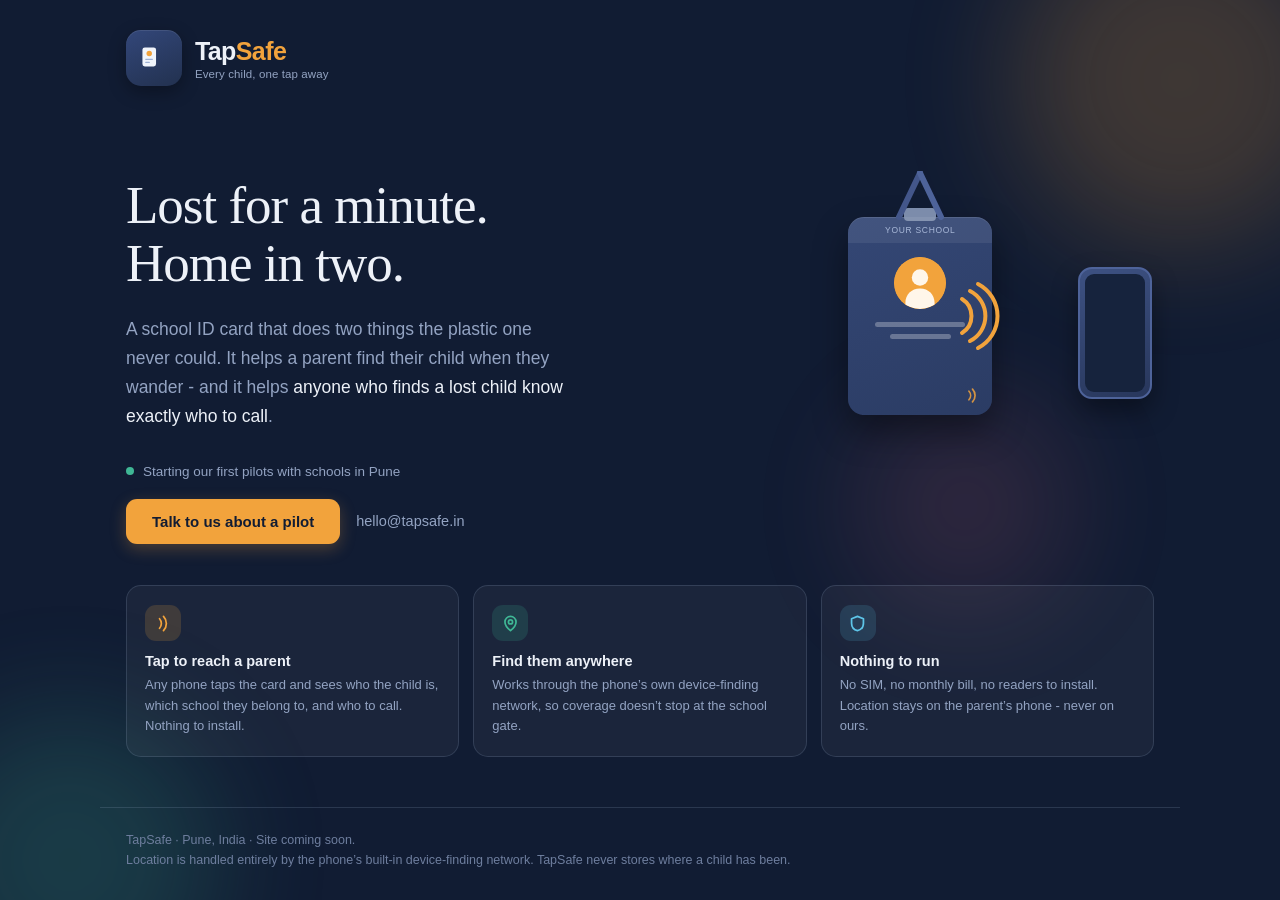
<file: index.html>
<!DOCTYPE html>
<html lang="en">
<head>
<meta charset="utf-8">
<meta name="viewport" content="width=device-width, initial-scale=1">
<title>TapSafe - Every child, one tap away</title>
<meta name="description" content="A school ID card that helps parents find their child, and helps anyone who finds a lost child get them home. Launching with pilot schools in Pune.">
<meta property="og:title" content="TapSafe - Every child, one tap away">
<meta property="og:description" content="A school ID card that helps parents find their child, and helps anyone who finds a lost child get them home.">
<style>
:root{
  --ink:#111C33;
  --face:#2B3C64;
  --face-2:#344775;
  --mari:#F2A33C;
  --mari-lt:#F7C077;
  --mint:#3FB795;
  --coral:#F2748C;
  --sky:#5EC5E8;
  --text:#EDF1F8;
  --dim:#93A3C2;
  --line:rgba(147,163,194,.2);
}
*{box-sizing:border-box}
html,body{height:100%}
body{
  margin:0;background:var(--ink);color:var(--text);
  font-family:-apple-system,BlinkMacSystemFont,"Segoe UI",Roboto,Helvetica,Arial,sans-serif;
  -webkit-font-smoothing:antialiased;overflow-x:hidden;
  display:flex;flex-direction:column;min-height:100%;position:relative;
}
a{color:inherit}

/* ---------- drifting background blobs ---------- */
.blobs{position:fixed;inset:0;pointer-events:none;z-index:0;overflow:hidden}
.blob{position:absolute;border-radius:50%;filter:blur(58px);opacity:.2}
.b1{width:340px;height:340px;background:var(--mari);top:-90px;right:-70px;animation:drift1 19s ease-in-out infinite}
.b2{width:300px;height:300px;background:var(--mint);bottom:-110px;left:-80px;animation:drift2 23s ease-in-out infinite}
.b3{width:220px;height:220px;background:var(--coral);top:44%;right:16%;opacity:.13;animation:drift3 27s ease-in-out infinite}
@keyframes drift1{0%,100%{transform:translate(0,0)}50%{transform:translate(-42px,46px)}}
@keyframes drift2{0%,100%{transform:translate(0,0)}50%{transform:translate(52px,-38px)}}
@keyframes drift3{0%,100%{transform:translate(0,0) scale(1)}50%{transform:translate(-34px,-30px) scale(1.14)}}

.shell{position:relative;z-index:1;flex:1;width:100%;max-width:1080px;margin:0 auto;
  padding:30px 26px 44px;display:flex;flex-direction:column}

/* ---------- header lockup with tappable app icon ---------- */
.lockup{display:flex;align-items:center;gap:13px}
.appicon{
  width:56px;height:56px;flex:0 0 56px;border-radius:15px;
  background:linear-gradient(155deg,#33477A,#22314F);
  display:flex;align-items:center;justify-content:center;
  box-shadow:0 6px 18px rgba(0,0,0,.32), inset 0 1px 0 rgba(255,255,255,.09);
  cursor:pointer;border:none;padding:0;position:relative;
  animation:iconTap 4.4s ease-in-out infinite;
}
.appicon:active{transform:scale(.9)}
.appicon svg{width:34px;height:34px}
@keyframes iconTap{
  0%,72%,100%{transform:scale(1)}
  78%{transform:scale(.9)}
  84%{transform:scale(1.06)}
  90%{transform:scale(1)}
}
.icon-halo{
  position:absolute;inset:0;border-radius:15px;border:2px solid var(--mari);
  opacity:0;animation:halo 4.4s ease-out infinite;pointer-events:none;
}
@keyframes halo{
  0%,74%{opacity:0;transform:scale(1)}
  80%{opacity:.75;transform:scale(1.02)}
  100%{opacity:0;transform:scale(1.42)}
}
.ic-w{opacity:0;animation:icw 4.4s ease-out infinite}
.ic-w2{animation-delay:.09s}
.ic-w3{animation-delay:.18s}
@keyframes icw{0%,76%{opacity:0}82%{opacity:1}94%{opacity:1}100%{opacity:.35}}

.word{font-size:25px;font-weight:600;letter-spacing:-.6px}
.word .b{color:var(--mari)}
.word small{display:block;font-size:11.5px;font-weight:400;color:var(--dim);letter-spacing:.1px;margin-top:2px}

/* ---------- hero ---------- */
.hero{display:grid;grid-template-columns:1.05fr .95fr;gap:44px;align-items:center;
  padding:40px 0 30px;margin-top:auto}
h1{font-family:Georgia,"Times New Roman",serif;font-weight:400;
  font-size:clamp(33px,5.2vw,53px);line-height:1.09;letter-spacing:-1px;
  margin:0 0 22px;max-width:14ch}
.lede{font-size:clamp(15.5px,1.9vw,17.5px);line-height:1.66;color:var(--dim);
  max-width:46ch;margin:0 0 30px}
.lede strong{color:var(--text);font-weight:500}

.reveal{opacity:0;transform:translateY(16px);animation:rise .75s cubic-bezier(.2,.8,.3,1) forwards}
.d1{animation-delay:.05s}.d2{animation-delay:.18s}.d3{animation-delay:.31s}
.d4{animation-delay:.44s}.d5{animation-delay:.57s}
@keyframes rise{to{opacity:1;transform:translateY(0)}}

/* ---------- animated scene ---------- */
.scene{position:relative;height:378px;display:flex;align-items:center;justify-content:center}
.cord{position:absolute;top:0;left:50%;transform:translateX(-50%);z-index:1}

.hang{position:absolute;top:46px;left:50%;margin-left:-72px;transform-origin:50% -46px;
  animation:swing 5.2s ease-in-out infinite}
@keyframes swing{0%,100%{transform:rotate(-2.6deg)}50%{transform:rotate(2.6deg)}}

.idcard{width:144px;height:198px;border-radius:16px;
  background:linear-gradient(158deg,var(--face-2),var(--face));
  box-shadow:0 16px 34px rgba(0,0,0,.4), inset 0 1px 0 rgba(255,255,255,.1);
  padding:34px 13px 15px;position:relative}
.clip{position:absolute;top:-9px;left:50%;margin-left:-16px;width:32px;height:13px;
  border-radius:4px;background:#7C8CAB}
.schoolbar{position:absolute;top:0;left:0;right:0;height:26px;
  border-radius:16px 16px 0 0;background:rgba(255,255,255,.07);
  font-size:8.5px;letter-spacing:.7px;color:#A8B8D8;
  display:flex;align-items:center;justify-content:center}
.face{width:52px;height:52px;border-radius:50%;background:var(--mari);
  margin:6px auto 13px;overflow:hidden;display:flex;align-items:center;justify-content:center}
.ln{height:5px;border-radius:3px;background:rgba(255,255,255,.28);margin:0 auto 7px}
.ln.a{width:76%}.ln.b{width:52%}
.nfc{position:absolute;bottom:11px;right:11px;opacity:.85}

.rip{position:absolute;top:50%;right:-8px;margin-top:-35px;transform-origin:0 50%}
.rip path{fill:none;stroke:var(--mari);stroke-width:4;stroke-linecap:round}
.r1{animation:rp1 5.6s ease-out infinite}
.r2{animation:rp2 5.6s ease-out infinite}
.r3{animation:rp3 5.6s ease-out infinite}
@keyframes rp1{0%,20%{opacity:0;transform:scale(.5)}27%{opacity:1;transform:scale(1)}46%{opacity:0;transform:scale(1.3)}100%{opacity:0}}
@keyframes rp2{0%,23%{opacity:0;transform:scale(.5)}30%{opacity:.85;transform:scale(1)}50%{opacity:0;transform:scale(1.3)}100%{opacity:0}}
@keyframes rp3{0%,26%{opacity:0;transform:scale(.5)}33%{opacity:.6;transform:scale(1)}54%{opacity:0;transform:scale(1.3)}100%{opacity:0}}

.phone{position:absolute;right:2px;top:96px;width:74px;height:132px;border-radius:14px;
  background:linear-gradient(160deg,#3D5182,#28375C);border:2px solid #4E639A;
  box-shadow:0 12px 26px rgba(0,0,0,.38);z-index:3;
  animation:tapIn 5.6s cubic-bezier(.3,.7,.3,1) infinite}
@keyframes tapIn{
  0%{transform:translate(84px,10px) rotate(9deg);opacity:0}
  12%{opacity:1}
  22%{transform:translate(6px,0) rotate(0deg);opacity:1}
  28%{transform:translate(0,0) rotate(-1deg)}
  34%{transform:translate(12px,0) rotate(0deg)}
  66%{transform:translate(12px,0) rotate(0deg);opacity:1}
  84%{transform:translate(84px,10px) rotate(9deg);opacity:0}
  100%{transform:translate(84px,10px) rotate(9deg);opacity:0}
}
.screen{position:absolute;inset:5px;border-radius:9px;background:#16233D;overflow:hidden}

.pop{position:absolute;inset:0;padding:7px 6px;opacity:0;
  animation:popIn 5.6s cubic-bezier(.2,1.3,.4,1) infinite}
@keyframes popIn{
  0%,28%{opacity:0;transform:translateY(9px) scale(.94)}
  36%{opacity:1;transform:translateY(0) scale(1)}
  64%{opacity:1;transform:translateY(0) scale(1)}
  74%{opacity:0;transform:translateY(-5px) scale(.97)}
  100%{opacity:0}
}
.pop .top{background:var(--mint);border-radius:6px;padding:5px 6px;margin-bottom:6px}
.pop .top b{display:block;font-size:9px;line-height:1.25}
.pop .top i{display:block;font-size:6px;font-style:normal;opacity:.92;margin-top:1px}
.pop .btn{background:var(--mint);border-radius:5px;height:13px;margin-bottom:4px;
  display:flex;align-items:center;padding-left:5px;font-size:6.5px;color:#fff}
.pop .btn.g{background:rgba(255,255,255,.13);color:#B9C7E2}
.pop .mini{background:rgba(255,255,255,.08);border-radius:5px;height:20px;margin-top:5px}

.spark{position:absolute;border-radius:50%;opacity:0;z-index:4}
.s1{width:7px;height:7px;background:var(--mari);top:118px;right:88px;animation:sp 5.6s ease-out infinite}
.s2{width:5px;height:5px;background:var(--mint);top:170px;right:80px;animation:sp 5.6s ease-out infinite .1s}
.s3{width:6px;height:6px;background:var(--coral);top:206px;right:96px;animation:sp 5.6s ease-out infinite .05s}
.s4{width:4px;height:4px;background:var(--sky);top:146px;right:72px;animation:sp 5.6s ease-out infinite .15s}
@keyframes sp{0%,24%{opacity:0;transform:scale(.3)}30%{opacity:1;transform:scale(1.25)}42%{opacity:0;transform:scale(.5) translateY(-12px)}100%{opacity:0}}

/* ---------- three points ---------- */
.points{display:grid;grid-template-columns:repeat(3,1fr);gap:14px;margin:6px 0 6px}
.pt{background:rgba(255,255,255,.045);border:1px solid var(--line);border-radius:15px;
  padding:19px 18px;transition:transform .28s cubic-bezier(.2,.9,.3,1),background .28s}
.pt:hover{transform:translateY(-5px);background:rgba(255,255,255,.075)}
.pt .ico{width:36px;height:36px;border-radius:11px;display:flex;align-items:center;
  justify-content:center;margin-bottom:12px}
.pt:nth-child(1) .ico{background:rgba(242,163,60,.17)}
.pt:nth-child(2) .ico{background:rgba(63,183,149,.17)}
.pt:nth-child(3) .ico{background:rgba(94,197,232,.15)}
.pt h2{font-size:14.5px;font-weight:600;margin:0 0 6px}
.pt p{font-size:13px;line-height:1.58;color:var(--dim);margin:0}

/* ---------- status + cta ---------- */
.status{display:inline-flex;align-items:center;gap:9px;font-size:13.5px;color:var(--dim);margin-bottom:20px}
.dot{width:8px;height:8px;border-radius:50%;background:var(--mint);flex:0 0 8px;
  animation:pulse 2.2s ease-in-out infinite}
@keyframes pulse{0%,100%{box-shadow:0 0 0 0 rgba(63,183,149,.5)}70%{box-shadow:0 0 0 9px rgba(63,183,149,0)}}
.actions{display:flex;flex-wrap:wrap;gap:12px;align-items:center}
.cta{display:inline-block;background:var(--mari);color:#111C33;text-decoration:none;
  font-size:15px;font-weight:600;padding:14px 26px;border-radius:11px;
  transition:transform .2s cubic-bezier(.2,1.4,.4,1),box-shadow .2s,background .2s;
  box-shadow:0 5px 16px rgba(242,163,60,.26)}
.cta:hover{transform:translateY(-2px);box-shadow:0 9px 22px rgba(242,163,60,.34);background:var(--mari-lt)}
.cta:active{transform:scale(.96)}
.alt{font-size:14.5px;color:var(--dim);text-decoration:none;padding:13px 4px;
  border-bottom:1px solid transparent;transition:color .2s,border-color .2s}
.alt:hover{color:var(--text);border-bottom-color:var(--line)}

footer{position:relative;z-index:1;border-top:1px solid var(--line);
  padding:22px 26px 30px;max-width:1080px;margin:0 auto;width:100%;
  font-size:12.5px;color:#6E7E9E;line-height:1.6}

@media (max-width:820px){
  .hero{grid-template-columns:1fr;gap:4px;padding:20px 0 22px;margin-top:20px}
  .scene{order:-1;height:330px;transform:scale(.9)}
  h1{max-width:100%}
  .points{grid-template-columns:1fr;gap:11px}
  .shell{padding:24px 20px 34px}
  footer{padding:20px 20px 28px}
}
@media (prefers-reduced-motion:reduce){
  *{animation:none!important;transition:none!important}
  .reveal{opacity:1;transform:none}
  .pop,.phone,.rip{opacity:1}
  .phone{transform:translate(12px,0)}
  .spark{opacity:.85}
}
</style>
</head>
<body>

<div class="blobs"><div class="blob b1"></div><div class="blob b2"></div><div class="blob b3"></div></div>

<div class="shell">

  <div class="lockup reveal d1">
    <button class="appicon" aria-label="TapSafe">
      <span class="icon-halo"></span>
      <svg viewBox="0 0 100 100" aria-hidden="true">
        <rect x="16" y="19" width="40" height="56" rx="7" fill="#F0F4FB"/>
        <circle cx="36" cy="37" r="8" fill="#F2A33C"/>
        <rect x="24" y="52" width="23" height="4" rx="2" fill="#9DB0D4"/>
        <rect x="24" y="61" width="14" height="4" rx="2" fill="#9DB0D4"/>
        <g fill="none" stroke="#F2A33C" stroke-width="4.6" stroke-linecap="round">
          <path class="ic-w" d="M64 38 A12 12 0 0 1 64 56"/>
          <path class="ic-w ic-w2" d="M68 33 A18 18 0 0 1 68 61"/>
          <path class="ic-w ic-w3" d="M72 28 A24 24 0 0 1 72 66"/>
        </g>
      </svg>
    </button>
    <div class="word">Tap<span class="b">Safe</span><small>Every child, one tap away</small></div>
  </div>

  <div class="hero">
    <div>
      <h1 class="reveal d2">Lost for a minute. Home in&nbsp;two.</h1>
      <p class="lede reveal d3">
        A school ID card that does two things the plastic one never could. It helps a parent
        find their child when they wander - and it helps
        <strong>anyone who finds a lost child know exactly who to call</strong>.
      </p>
      <div class="status reveal d4"><span class="dot"></span>Starting our first pilots with schools in Pune</div>
      <div class="actions reveal d4">
        <a class="cta" href="mailto:hello@tapsafe.in?subject=TapSafe%20pilot%20enquiry">Talk to us about a pilot</a>
        <a class="alt" href="mailto:hello@tapsafe.in">hello@tapsafe.in</a>
      </div>
    </div>

    <div class="scene reveal d3" aria-hidden="true">
      <svg class="cord" width="150" height="58" viewBox="0 0 150 58">
        <path d="M75 2 L54 46" stroke="#43568A" stroke-width="6" stroke-linecap="round"/>
        <path d="M75 2 L96 46" stroke="#4E639A" stroke-width="6" stroke-linecap="round"/>
      </svg>

      <div class="hang">
        <div class="idcard">
          <div class="clip"></div>
          <div class="schoolbar">YOUR SCHOOL</div>
          <div class="face">
            <svg width="52" height="52" viewBox="0 0 52 52">
              <defs><clipPath id="fc"><circle cx="26" cy="26" r="26"/></clipPath></defs>
              <g clip-path="url(#fc)">
                <circle cx="26" cy="26" r="26" fill="#F2A33C"/>
                <circle cx="26" cy="20.5" r="8.2" fill="#FFF6EA"/>
                <path d="M26 31.5c-8.6 0-14.6 6.2-14.6 14.4V52h29.2v-6.1c0-8.2-6-14.4-14.6-14.4z" fill="#FFF6EA"/>
              </g>
            </svg>
          </div>
          <div class="ln a"></div>
          <div class="ln b"></div>
          <svg class="nfc" width="17" height="17" viewBox="0 0 24 24" fill="none" stroke="#F2A33C" stroke-width="2.4" stroke-linecap="round">
            <path d="M7 6 A9 9 0 0 1 7 18"/><path d="M12 3 A13 13 0 0 1 12 21"/>
          </svg>
        </div>

        <svg class="rip r1" width="44" height="70" viewBox="0 0 44 70"><path d="M6 18 A20 20 0 0 1 6 52"/></svg>
        <svg class="rip r2" width="44" height="70" viewBox="0 0 44 70"><path d="M14 10 A28 28 0 0 1 14 60"/></svg>
        <svg class="rip r3" width="44" height="70" viewBox="0 0 44 70"><path d="M22 3 A36 36 0 0 1 22 67"/></svg>
      </div>

      <span class="spark s1"></span><span class="spark s2"></span>
      <span class="spark s3"></span><span class="spark s4"></span>

      <div class="phone">
        <div class="screen">
          <div class="pop">
            <div class="top"><b>Aarav S.</b><i>Nursery B &middot; Little Scholars</i></div>
            <div class="btn">Call Priya</div>
            <div class="btn">Call Rohan</div>
            <div class="btn g">School office</div>
            <div class="mini"></div>
          </div>
        </div>
      </div>
    </div>
  </div>

  <div class="points">
    <div class="pt reveal d3">
      <div class="ico">
        <svg width="19" height="19" viewBox="0 0 24 24" fill="none" stroke="#F2A33C" stroke-width="2.2" stroke-linecap="round">
          <path d="M7 6 A9 9 0 0 1 7 18"/><path d="M12 3 A13 13 0 0 1 12 21"/>
        </svg>
      </div>
      <h2>Tap to reach a parent</h2>
      <p>Any phone taps the card and sees who the child is, which school they belong to, and who to call. Nothing to install.</p>
    </div>
    <div class="pt reveal d4">
      <div class="ico">
        <svg width="19" height="19" viewBox="0 0 24 24" fill="none" stroke="#3FB795" stroke-width="2.2" stroke-linecap="round" stroke-linejoin="round">
          <path d="M12 21s7-5.7 7-11a7 7 0 1 0-14 0c0 5.3 7 11 7 11z"/><circle cx="12" cy="10" r="2.6"/>
        </svg>
      </div>
      <h2>Find them anywhere</h2>
      <p>Works through the phone&rsquo;s own device-finding network, so coverage doesn&rsquo;t stop at the school gate.</p>
    </div>
    <div class="pt reveal d5">
      <div class="ico">
        <svg width="19" height="19" viewBox="0 0 24 24" fill="none" stroke="#5EC5E8" stroke-width="2.2" stroke-linecap="round" stroke-linejoin="round">
          <path d="M12 3l7.5 3v5.6c0 4.6-3.2 8.3-7.5 9.4-4.3-1.1-7.5-4.8-7.5-9.4V6z"/>
        </svg>
      </div>
      <h2>Nothing to run</h2>
      <p>No SIM, no monthly bill, no readers to install. Location stays on the parent&rsquo;s phone - never on ours.</p>
    </div>
  </div>

</div>

<footer>
  TapSafe &middot; Pune, India &middot; Site coming soon.<br>
  Location is handled entirely by the phone&rsquo;s built-in device-finding network. TapSafe never stores where a child has been.
</footer>

</body>
</html>
</file>
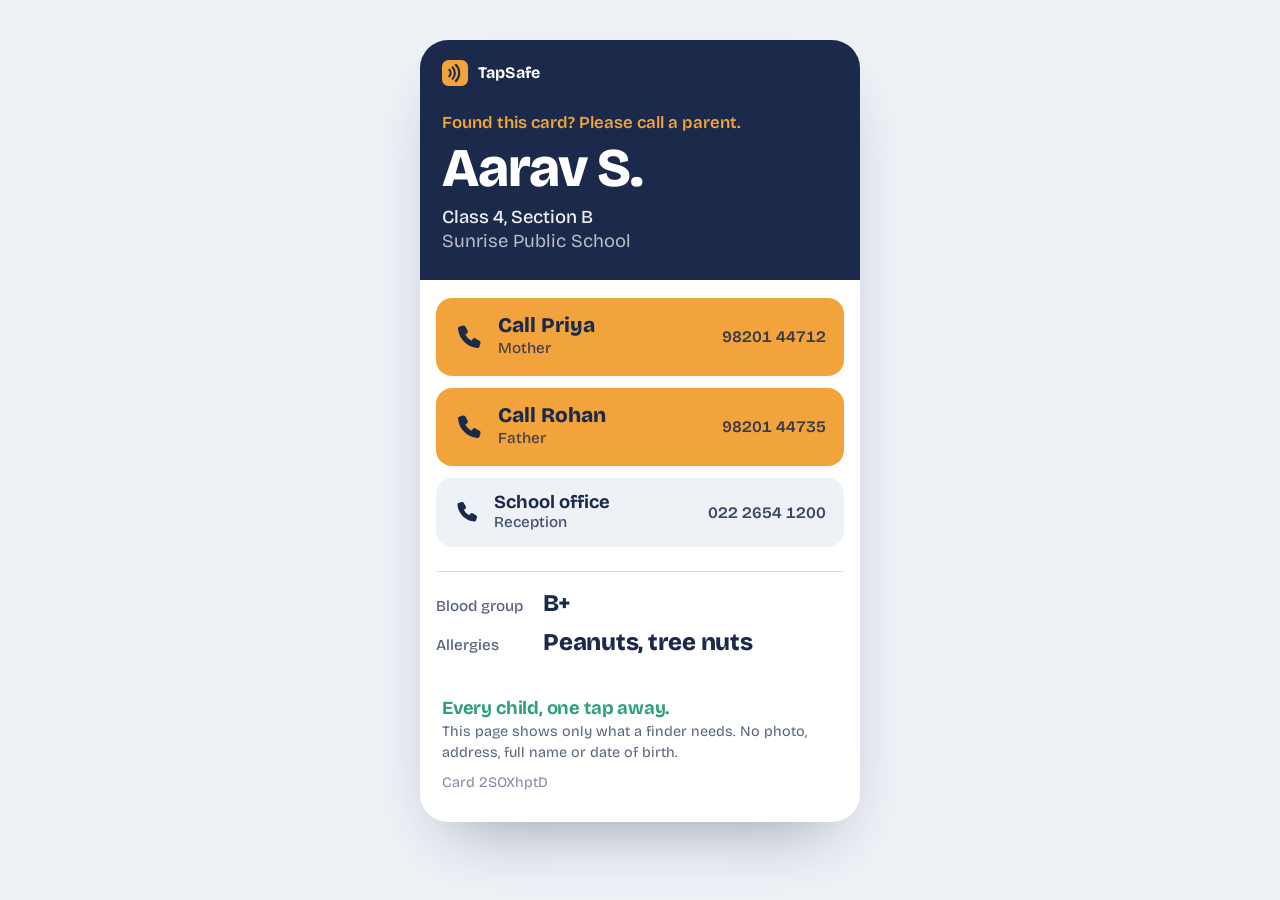
<file: c/2SOXhptD/index.html>
<!DOCTYPE html>
<html lang="en">
<head>
<meta charset="utf-8">
<meta name="viewport" content="width=device-width, initial-scale=1">
<meta name="robots" content="noindex, nofollow">
<meta name="theme-color" content="#1B2A4A">
<title>Aarav S. – TapSafe</title>
<link rel="icon" href="data:image/svg+xml,%3Csvg xmlns='http://www.w3.org/2000/svg' viewBox='0 0 32 32'%3E%3Crect width='32' height='32' rx='8' fill='%23F2A33C'/%3E%3Cpath d='M9 12a6 6 0 0 1 0 8M13 9a10 10 0 0 1 0 14M17 6a14 14 0 0 1 0 20' fill='none' stroke='%231B2A4A' stroke-width='2.6' stroke-linecap='round'/%3E%3C/svg%3E">
<link rel="preconnect" href="https://fonts.googleapis.com">
<link rel="preconnect" href="https://fonts.gstatic.com" crossorigin>
<link href="https://fonts.googleapis.com/css2?family=Bricolage+Grotesque:opsz,wght@12..96,400;12..96,500;12..96,600;12..96,700;12..96,800&display=swap" rel="stylesheet">
<link rel="stylesheet" href="../../assets/style.css">
</head>
<body>
<div class="page">

  <header class="id">
    <div class="brand">
      <svg class="mark" viewBox="0 0 32 32" width="26" height="26" aria-hidden="true"><rect width="32" height="32" rx="8" fill="#F2A33C"/><path d="M9 12a6 6 0 0 1 0 8M13 9a10 10 0 0 1 0 14M17 6a14 14 0 0 1 0 20" fill="none" stroke="#1B2A4A" stroke-width="2.6" stroke-linecap="round"/></svg>
      TapSafe
    </div>
    <p class="found">Found this card? Please call a parent.</p>
    <h1>Aarav S.</h1>
    <p class="class">Class 4, Section B <span>Sunrise Public School</span></p>
  </header>

  <main class="calls">
    <a class="call" href="tel:+919820144712">
      <svg class="icon" viewBox="0 0 24 24" width="30" height="30" aria-hidden="true"><path d="M7.2 2.8c.7-.2 1.5.1 1.9.8l1.8 3.3c.4.7.2 1.5-.4 2l-1.4 1.2a12 12 0 0 0 4.8 4.8l1.2-1.4c.5-.6 1.3-.8 2-.4l3.3 1.8c.7.4 1 1.2.8 1.9l-.7 2.6c-.2.9-1 1.5-1.9 1.4C10.4 20 4 13.6 3.2 5.4c-.1-.9.5-1.7 1.4-1.9l2.6-.7z" fill="currentColor"/></svg>
      <span class="who"><strong>Call Priya</strong><small>Mother</small></span>
      <span class="num">98201 44712</span>
    </a>
    <a class="call" href="tel:+919820144735">
      <svg class="icon" viewBox="0 0 24 24" width="30" height="30" aria-hidden="true"><path d="M7.2 2.8c.7-.2 1.5.1 1.9.8l1.8 3.3c.4.7.2 1.5-.4 2l-1.4 1.2a12 12 0 0 0 4.8 4.8l1.2-1.4c.5-.6 1.3-.8 2-.4l3.3 1.8c.7.4 1 1.2.8 1.9l-.7 2.6c-.2.9-1 1.5-1.9 1.4C10.4 20 4 13.6 3.2 5.4c-.1-.9.5-1.7 1.4-1.9l2.6-.7z" fill="currentColor"/></svg>
      <span class="who"><strong>Call Rohan</strong><small>Father</small></span>
      <span class="num">98201 44735</span>
    </a>
    <a class="call office" href="tel:+912226541200">
      <svg class="icon" viewBox="0 0 24 24" width="26" height="26" aria-hidden="true"><path d="M7.2 2.8c.7-.2 1.5.1 1.9.8l1.8 3.3c.4.7.2 1.5-.4 2l-1.4 1.2a12 12 0 0 0 4.8 4.8l1.2-1.4c.5-.6 1.3-.8 2-.4l3.3 1.8c.7.4 1 1.2.8 1.9l-.7 2.6c-.2.9-1 1.5-1.9 1.4C10.4 20 4 13.6 3.2 5.4c-.1-.9.5-1.7 1.4-1.9l2.6-.7z" fill="currentColor"/></svg>
      <span class="who"><strong>School office</strong><small>Reception</small></span>
      <span class="num">022 2654 1200</span>
    </a>
  </main>

  <section class="facts" aria-label="Medical information">
    <dl>
      <dt>Blood group</dt>
      <dd>B+</dd>
      <dt>Allergies</dt>
      <dd>Peanuts, tree nuts</dd>
    </dl>
  </section>

  <footer class="foot">
    <p class="tagline">Every child, one tap away.</p>
    <p>This page shows only what a finder needs. No photo, address, full name or date of birth.</p>
    <p class="code">Card 2SOXhptD</p>
  </footer>

</div>
</body>
</html>
</file>
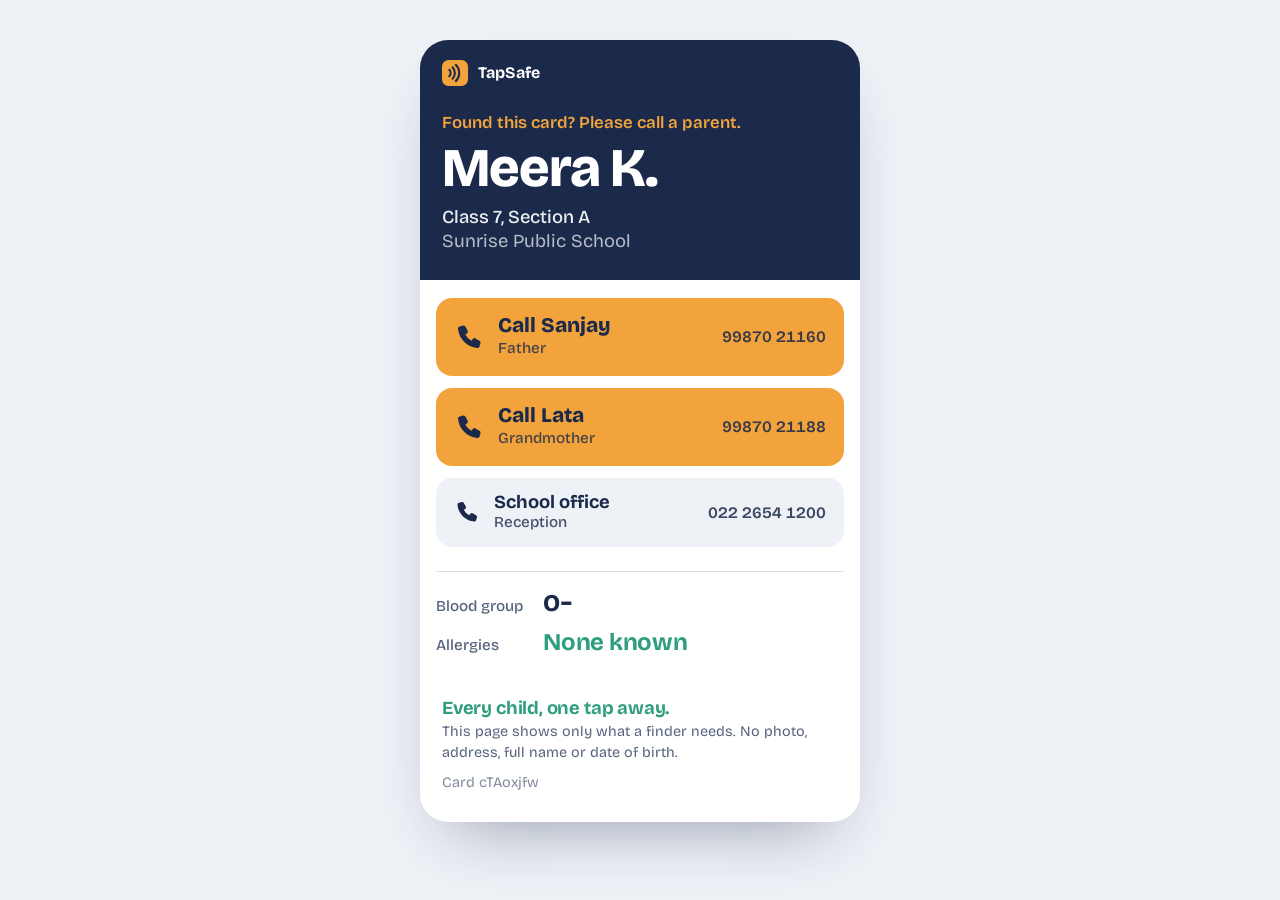
<file: c/cTAoxjfw/index.html>
<!DOCTYPE html>
<html lang="en">
<head>
<meta charset="utf-8">
<meta name="viewport" content="width=device-width, initial-scale=1">
<meta name="robots" content="noindex, nofollow">
<meta name="theme-color" content="#1B2A4A">
<title>Meera K. – TapSafe</title>
<link rel="icon" href="data:image/svg+xml,%3Csvg xmlns='http://www.w3.org/2000/svg' viewBox='0 0 32 32'%3E%3Crect width='32' height='32' rx='8' fill='%23F2A33C'/%3E%3Cpath d='M9 12a6 6 0 0 1 0 8M13 9a10 10 0 0 1 0 14M17 6a14 14 0 0 1 0 20' fill='none' stroke='%231B2A4A' stroke-width='2.6' stroke-linecap='round'/%3E%3C/svg%3E">
<link rel="preconnect" href="https://fonts.googleapis.com">
<link rel="preconnect" href="https://fonts.gstatic.com" crossorigin>
<link href="https://fonts.googleapis.com/css2?family=Bricolage+Grotesque:opsz,wght@12..96,400;12..96,500;12..96,600;12..96,700;12..96,800&display=swap" rel="stylesheet">
<link rel="stylesheet" href="../../assets/style.css">
</head>
<body>
<div class="page">

  <header class="id">
    <div class="brand">
      <svg class="mark" viewBox="0 0 32 32" width="26" height="26" aria-hidden="true"><rect width="32" height="32" rx="8" fill="#F2A33C"/><path d="M9 12a6 6 0 0 1 0 8M13 9a10 10 0 0 1 0 14M17 6a14 14 0 0 1 0 20" fill="none" stroke="#1B2A4A" stroke-width="2.6" stroke-linecap="round"/></svg>
      TapSafe
    </div>
    <p class="found">Found this card? Please call a parent.</p>
    <h1>Meera K.</h1>
    <p class="class">Class 7, Section A <span>Sunrise Public School</span></p>
  </header>

  <main class="calls">
    <a class="call" href="tel:+919987021160">
      <svg class="icon" viewBox="0 0 24 24" width="30" height="30" aria-hidden="true"><path d="M7.2 2.8c.7-.2 1.5.1 1.9.8l1.8 3.3c.4.7.2 1.5-.4 2l-1.4 1.2a12 12 0 0 0 4.8 4.8l1.2-1.4c.5-.6 1.3-.8 2-.4l3.3 1.8c.7.4 1 1.2.8 1.9l-.7 2.6c-.2.9-1 1.5-1.9 1.4C10.4 20 4 13.6 3.2 5.4c-.1-.9.5-1.7 1.4-1.9l2.6-.7z" fill="currentColor"/></svg>
      <span class="who"><strong>Call Sanjay</strong><small>Father</small></span>
      <span class="num">99870 21160</span>
    </a>
    <a class="call" href="tel:+919987021188">
      <svg class="icon" viewBox="0 0 24 24" width="30" height="30" aria-hidden="true"><path d="M7.2 2.8c.7-.2 1.5.1 1.9.8l1.8 3.3c.4.7.2 1.5-.4 2l-1.4 1.2a12 12 0 0 0 4.8 4.8l1.2-1.4c.5-.6 1.3-.8 2-.4l3.3 1.8c.7.4 1 1.2.8 1.9l-.7 2.6c-.2.9-1 1.5-1.9 1.4C10.4 20 4 13.6 3.2 5.4c-.1-.9.5-1.7 1.4-1.9l2.6-.7z" fill="currentColor"/></svg>
      <span class="who"><strong>Call Lata</strong><small>Grandmother</small></span>
      <span class="num">99870 21188</span>
    </a>
    <a class="call office" href="tel:+912226541200">
      <svg class="icon" viewBox="0 0 24 24" width="26" height="26" aria-hidden="true"><path d="M7.2 2.8c.7-.2 1.5.1 1.9.8l1.8 3.3c.4.7.2 1.5-.4 2l-1.4 1.2a12 12 0 0 0 4.8 4.8l1.2-1.4c.5-.6 1.3-.8 2-.4l3.3 1.8c.7.4 1 1.2.8 1.9l-.7 2.6c-.2.9-1 1.5-1.9 1.4C10.4 20 4 13.6 3.2 5.4c-.1-.9.5-1.7 1.4-1.9l2.6-.7z" fill="currentColor"/></svg>
      <span class="who"><strong>School office</strong><small>Reception</small></span>
      <span class="num">022 2654 1200</span>
    </a>
  </main>

  <section class="facts" aria-label="Medical information">
    <dl>
      <dt>Blood group</dt>
      <dd>O&minus;</dd>
      <dt>Allergies</dt>
      <dd class="calm">None known</dd>
    </dl>
  </section>

  <footer class="foot">
    <p class="tagline">Every child, one tap away.</p>
    <p>This page shows only what a finder needs. No photo, address, full name or date of birth.</p>
    <p class="code">Card cTAoxjfw</p>
  </footer>

</div>
</body>
</html>
</file>
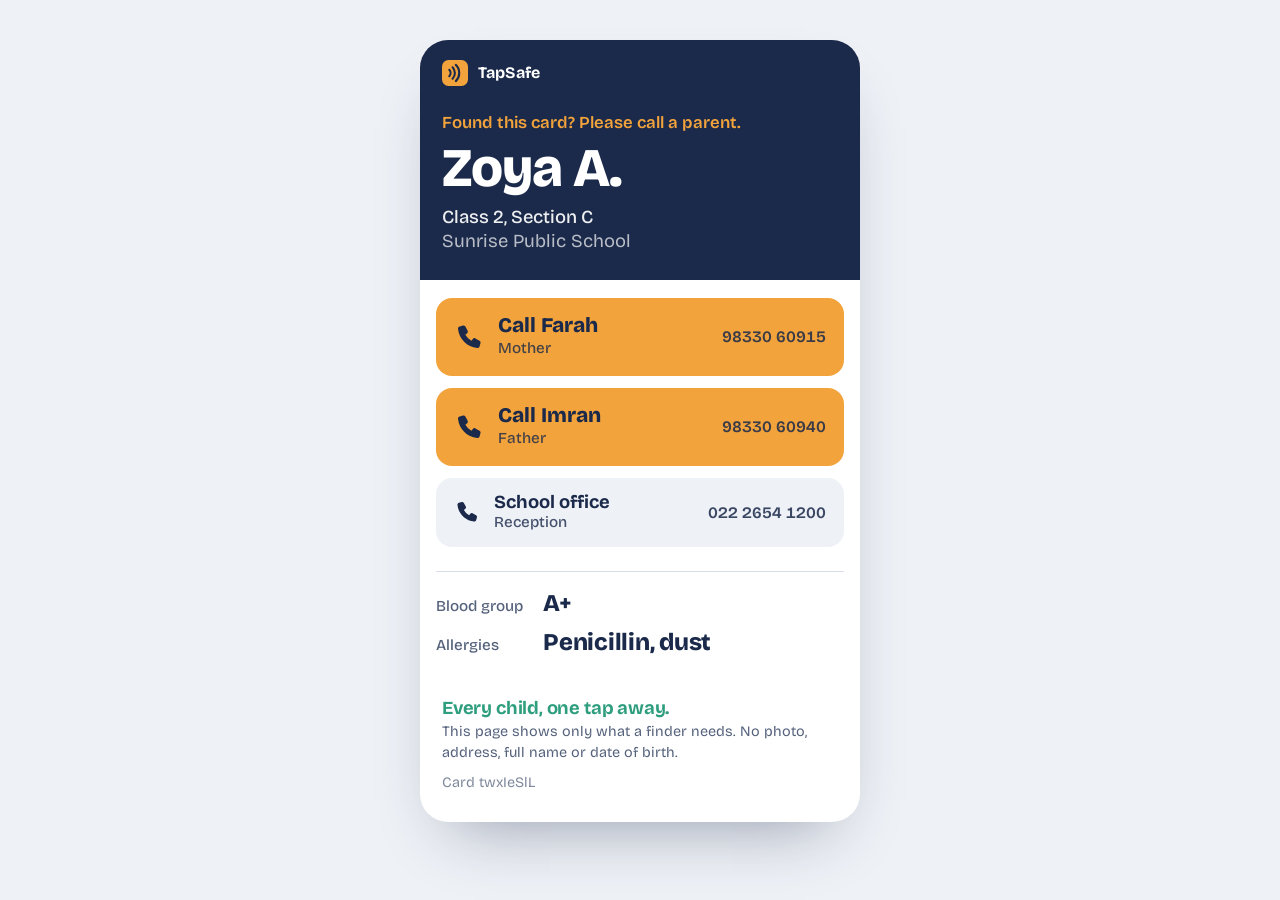
<file: c/twxIeSlL/index.html>
<!DOCTYPE html>
<html lang="en">
<head>
<meta charset="utf-8">
<meta name="viewport" content="width=device-width, initial-scale=1">
<meta name="robots" content="noindex, nofollow">
<meta name="theme-color" content="#1B2A4A">
<title>Zoya A. – TapSafe</title>
<link rel="icon" href="data:image/svg+xml,%3Csvg xmlns='http://www.w3.org/2000/svg' viewBox='0 0 32 32'%3E%3Crect width='32' height='32' rx='8' fill='%23F2A33C'/%3E%3Cpath d='M9 12a6 6 0 0 1 0 8M13 9a10 10 0 0 1 0 14M17 6a14 14 0 0 1 0 20' fill='none' stroke='%231B2A4A' stroke-width='2.6' stroke-linecap='round'/%3E%3C/svg%3E">
<link rel="preconnect" href="https://fonts.googleapis.com">
<link rel="preconnect" href="https://fonts.gstatic.com" crossorigin>
<link href="https://fonts.googleapis.com/css2?family=Bricolage+Grotesque:opsz,wght@12..96,400;12..96,500;12..96,600;12..96,700;12..96,800&display=swap" rel="stylesheet">
<link rel="stylesheet" href="../../assets/style.css">
</head>
<body>
<div class="page">

  <header class="id">
    <div class="brand">
      <svg class="mark" viewBox="0 0 32 32" width="26" height="26" aria-hidden="true"><rect width="32" height="32" rx="8" fill="#F2A33C"/><path d="M9 12a6 6 0 0 1 0 8M13 9a10 10 0 0 1 0 14M17 6a14 14 0 0 1 0 20" fill="none" stroke="#1B2A4A" stroke-width="2.6" stroke-linecap="round"/></svg>
      TapSafe
    </div>
    <p class="found">Found this card? Please call a parent.</p>
    <h1>Zoya A.</h1>
    <p class="class">Class 2, Section C <span>Sunrise Public School</span></p>
  </header>

  <main class="calls">
    <a class="call" href="tel:+919833060915">
      <svg class="icon" viewBox="0 0 24 24" width="30" height="30" aria-hidden="true"><path d="M7.2 2.8c.7-.2 1.5.1 1.9.8l1.8 3.3c.4.7.2 1.5-.4 2l-1.4 1.2a12 12 0 0 0 4.8 4.8l1.2-1.4c.5-.6 1.3-.8 2-.4l3.3 1.8c.7.4 1 1.2.8 1.9l-.7 2.6c-.2.9-1 1.5-1.9 1.4C10.4 20 4 13.6 3.2 5.4c-.1-.9.5-1.7 1.4-1.9l2.6-.7z" fill="currentColor"/></svg>
      <span class="who"><strong>Call Farah</strong><small>Mother</small></span>
      <span class="num">98330 60915</span>
    </a>
    <a class="call" href="tel:+919833060940">
      <svg class="icon" viewBox="0 0 24 24" width="30" height="30" aria-hidden="true"><path d="M7.2 2.8c.7-.2 1.5.1 1.9.8l1.8 3.3c.4.7.2 1.5-.4 2l-1.4 1.2a12 12 0 0 0 4.8 4.8l1.2-1.4c.5-.6 1.3-.8 2-.4l3.3 1.8c.7.4 1 1.2.8 1.9l-.7 2.6c-.2.9-1 1.5-1.9 1.4C10.4 20 4 13.6 3.2 5.4c-.1-.9.5-1.7 1.4-1.9l2.6-.7z" fill="currentColor"/></svg>
      <span class="who"><strong>Call Imran</strong><small>Father</small></span>
      <span class="num">98330 60940</span>
    </a>
    <a class="call office" href="tel:+912226541200">
      <svg class="icon" viewBox="0 0 24 24" width="26" height="26" aria-hidden="true"><path d="M7.2 2.8c.7-.2 1.5.1 1.9.8l1.8 3.3c.4.7.2 1.5-.4 2l-1.4 1.2a12 12 0 0 0 4.8 4.8l1.2-1.4c.5-.6 1.3-.8 2-.4l3.3 1.8c.7.4 1 1.2.8 1.9l-.7 2.6c-.2.9-1 1.5-1.9 1.4C10.4 20 4 13.6 3.2 5.4c-.1-.9.5-1.7 1.4-1.9l2.6-.7z" fill="currentColor"/></svg>
      <span class="who"><strong>School office</strong><small>Reception</small></span>
      <span class="num">022 2654 1200</span>
    </a>
  </main>

  <section class="facts" aria-label="Medical information">
    <dl>
      <dt>Blood group</dt>
      <dd>A+</dd>
      <dt>Allergies</dt>
      <dd>Penicillin, dust</dd>
    </dl>
  </section>

  <footer class="foot">
    <p class="tagline">Every child, one tap away.</p>
    <p>This page shows only what a finder needs. No photo, address, full name or date of birth.</p>
    <p class="code">Card twxIeSlL</p>
  </footer>

</div>
</body>
</html>
</file>
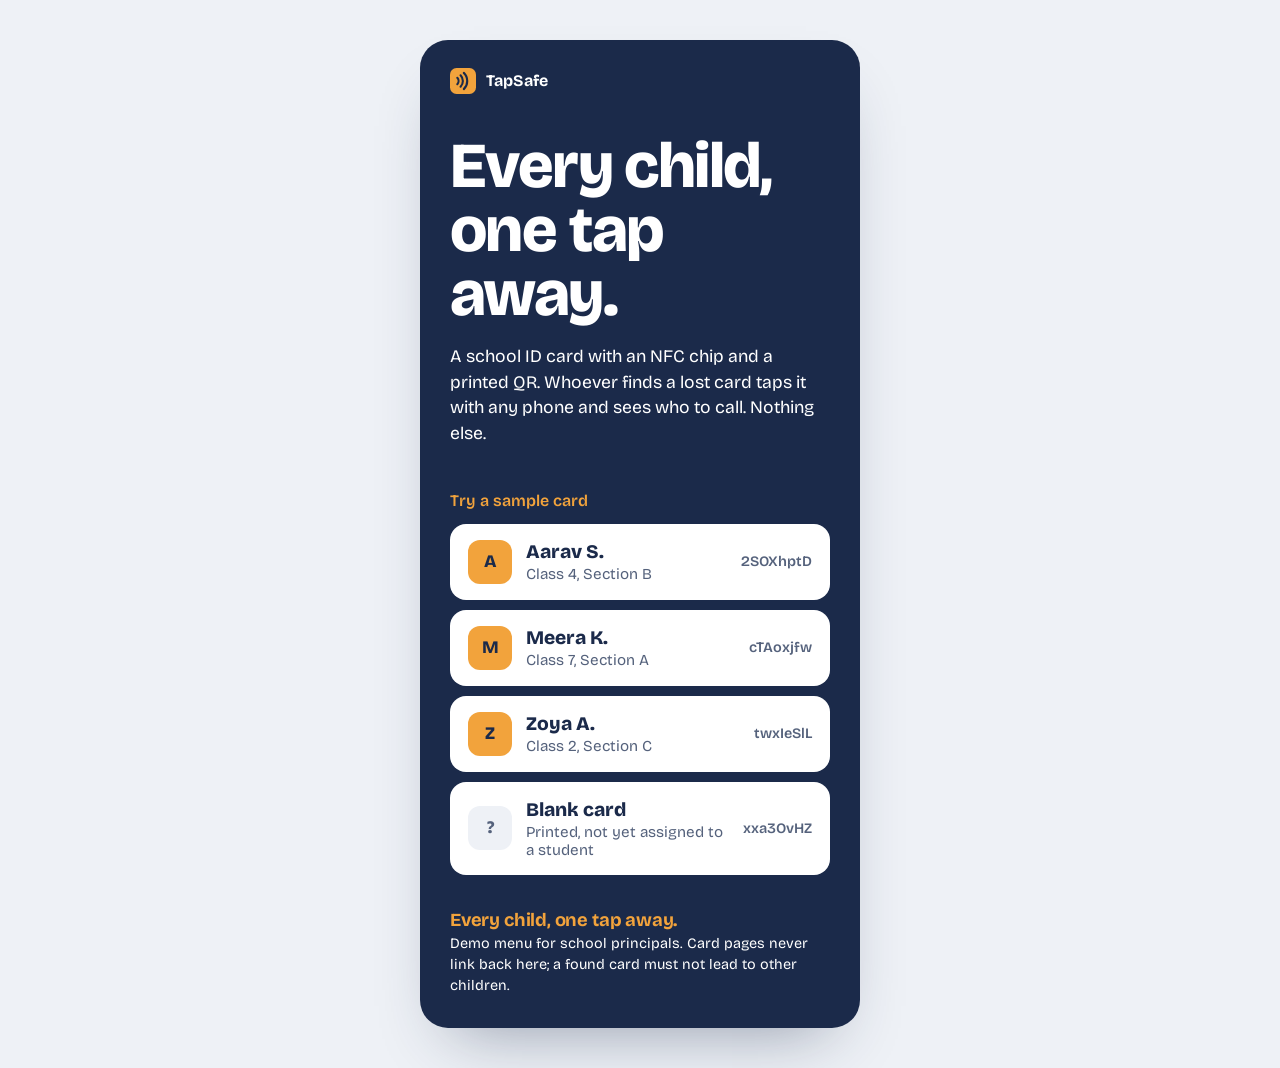
<file: demo.html>
<!DOCTYPE html>
<html lang="en">
<head>
<meta charset="utf-8">
<meta name="viewport" content="width=device-width, initial-scale=1">
<meta name="theme-color" content="#1B2A4A">
<meta name="robots" content="noindex, nofollow">
<title>TapSafe demo</title>
<link rel="icon" href="data:image/svg+xml,%3Csvg xmlns='http://www.w3.org/2000/svg' viewBox='0 0 32 32'%3E%3Crect width='32' height='32' rx='8' fill='%23F2A33C'/%3E%3Cpath d='M9 12a6 6 0 0 1 0 8M13 9a10 10 0 0 1 0 14M17 6a14 14 0 0 1 0 20' fill='none' stroke='%231B2A4A' stroke-width='2.6' stroke-linecap='round'/%3E%3C/svg%3E">
<link rel="preconnect" href="https://fonts.googleapis.com">
<link rel="preconnect" href="https://fonts.gstatic.com" crossorigin>
<link href="https://fonts.googleapis.com/css2?family=Bricolage+Grotesque:opsz,wght@12..96,400;12..96,500;12..96,600;12..96,700;12..96,800&display=swap" rel="stylesheet">
<link rel="stylesheet" href="assets/style.css">
</head>
<body>
<div class="home">

  <div class="brand">
    <svg class="mark" viewBox="0 0 32 32" width="26" height="26" aria-hidden="true"><rect width="32" height="32" rx="8" fill="#F2A33C"/><path d="M9 12a6 6 0 0 1 0 8M13 9a10 10 0 0 1 0 14M17 6a14 14 0 0 1 0 20" fill="none" stroke="#1B2A4A" stroke-width="2.6" stroke-linecap="round"/></svg>
    TapSafe
  </div>

  <h1>Every child, one tap away.</h1>
  <p class="lede">A school ID card with an NFC chip and a printed QR. Whoever finds a lost card taps it with any phone and sees who to call. Nothing else.</p>

  <h2>Try a sample card</h2>
  <ul class="samples">
    <li><a class="sample" href="c/2SOXhptD/index.html"><span class="chip">A</span><span class="txt"><strong>Aarav S.</strong><span>Class 4, Section B</span></span><code>2SOXhptD</code></a></li>
    <li><a class="sample" href="c/cTAoxjfw/index.html"><span class="chip">M</span><span class="txt"><strong>Meera K.</strong><span>Class 7, Section A</span></span><code>cTAoxjfw</code></a></li>
    <li><a class="sample" href="c/twxIeSlL/index.html"><span class="chip">Z</span><span class="txt"><strong>Zoya A.</strong><span>Class 2, Section C</span></span><code>twxIeSlL</code></a></li>
    <li><a class="sample blank" href="c/xxa3OvHZ/"><span class="chip">?</span><span class="txt"><strong>Blank card</strong><span>Printed, not yet assigned to a student</span></span><code>xxa3OvHZ</code></a></li>
  </ul>

  <footer class="foot">
    <p class="tagline">Every child, one tap away.</p>
    <p>Demo menu for school principals. Card pages never link back here; a found card must not lead to other children.</p>
  </footer>

</div>
<script>
  // Opened from disk there is no server to route unknown codes, so show the page directly.
  if (location.protocol === 'file:') document.querySelector('.sample.blank').href = '404.html';
</script>
</body>
</html>
</file>
<file: assets/style.css>
/* TapSafe — shared styles for card pages, the not-activated page and the demo index. */

:root {
  --ink: #1B2A4A;
  --ink-soft: #55627C;
  --marigold: #F2A33C;
  --marigold-deep: #D98A1F;
  --mint: #2E9E7E;
  --paper: #FFFFFF;
  --mist: #EEF1F6;
  --line: #D8DEE9;
  --font: "Bricolage Grotesque", "Segoe UI", system-ui, -apple-system, sans-serif;
  --radius: 16px;
}

* { box-sizing: border-box; }

html { -webkit-text-size-adjust: 100%; }

body {
  margin: 0;
  background: var(--paper);
  color: var(--ink);
  font-family: var(--font);
  font-size: 18px;
  line-height: 1.35;
  font-feature-settings: "ss01";
}

a { color: inherit; }

svg { display: block; }

:focus-visible {
  outline: 3px solid var(--mint);
  outline-offset: 3px;
}

/* ---------- The card page ---------- */

.page {
  min-height: 100dvh;
  display: flex;
  flex-direction: column;
  background: var(--paper);
}

.id {
  background: var(--ink);
  color: var(--paper);
  padding: 20px 22px 26px;
}

.brand {
  display: flex;
  align-items: center;
  gap: 10px;
  font-weight: 700;
  font-size: 1rem;
  letter-spacing: 0.01em;
}

.brand .mark { flex: none; }

.found {
  margin: 26px 0 6px;
  color: var(--marigold);
  font-weight: 600;
  font-size: 1.05rem;
}

.id h1 {
  margin: 0;
  font-size: clamp(2.5rem, 13vw, 3.4rem);
  font-weight: 800;
  line-height: 1.02;
  letter-spacing: -0.02em;
}

.class {
  margin: 10px 0 0;
  font-size: 1.15rem;
  font-weight: 500;
  line-height: 1.3;
  opacity: 0.92;
}

.class span { display: block; opacity: 0.75; font-weight: 400; }

.calls {
  display: flex;
  flex-direction: column;
  gap: 12px;
  padding: 18px 16px 6px;
}

.call {
  display: flex;
  align-items: center;
  gap: 14px;
  min-height: 78px;
  padding: 14px 18px;
  border-radius: var(--radius);
  background: var(--marigold);
  color: var(--ink);
  text-decoration: none;
  -webkit-tap-highlight-color: transparent;
  transition: transform 80ms ease, background-color 120ms ease;
}

.call:active { transform: scale(0.985); background: var(--marigold-deep); }

.call .icon { flex: none; }

.call .who {
  flex: 1;
  display: flex;
  flex-direction: column;
  min-width: 0;
}

.call .who strong {
  font-size: 1.3rem;
  font-weight: 800;
  line-height: 1.1;
  white-space: nowrap;
  overflow: hidden;
  text-overflow: ellipsis;
}

.call .who small {
  font-size: 0.95rem;
  font-weight: 500;
  opacity: 0.8;
}

.call .num {
  font-weight: 600;
  font-size: 1rem;
  font-variant-numeric: tabular-nums;
  white-space: nowrap;
  opacity: 0.85;
}

.call.office {
  background: var(--mist);
  min-height: 64px;
}

.call.office:active { background: var(--line); }

.call.office .who strong { font-size: 1.15rem; font-weight: 700; }

.facts {
  display: grid;
  grid-template-columns: auto 1fr;
  gap: 0 20px;
  margin: 18px 16px 0;
  padding-top: 18px;
  border-top: 1px solid var(--line);
}

.facts dl { margin: 0; display: contents; }

.facts dt {
  color: var(--ink-soft);
  font-size: 0.95rem;
  font-weight: 500;
  padding-top: 6px;
}

.facts dd {
  margin: 0 0 12px;
  font-size: 1.5rem;
  font-weight: 800;
  line-height: 1.15;
  letter-spacing: -0.01em;
}

.facts dd.calm {
  color: var(--mint);
  font-weight: 700;
}

.foot {
  margin-top: auto;
  padding: 26px 22px 24px;
  color: var(--ink-soft);
  font-size: 0.9rem;
  line-height: 1.45;
}

.tagline {
  margin: 0 0 6px;
  color: var(--mint);
  font-size: 1.15rem;
  font-weight: 700;
  letter-spacing: -0.01em;
}

.foot p { margin: 0; }

.foot .code {
  margin-top: 10px;
  font-variant-numeric: tabular-nums;
  opacity: 0.75;
}

/* ---------- Not-activated page ---------- */

.inactive .id { padding-bottom: 32px; }

.inactive .found { color: var(--mist); opacity: 0.8; }

.inactive .id h1 { font-size: clamp(2rem, 10vw, 2.7rem); }

.inactive .body {
  padding: 24px 22px 0;
  font-size: 1.1rem;
}

.inactive .body p { margin: 0 0 14px; max-width: 34ch; }

.inactive .body p strong { font-weight: 700; }

.status {
  display: inline-flex;
  align-items: center;
  gap: 8px;
  margin: 4px 0 0;
  padding: 8px 14px 8px 10px;
  border-radius: 999px;
  background: var(--mist);
  color: var(--ink);
  font-size: 0.95rem;
  font-weight: 600;
}

.status .dot {
  width: 10px;
  height: 10px;
  border-radius: 50%;
  background: var(--marigold);
}

/* ---------- Demo index ---------- */

.home {
  min-height: 100dvh;
  display: flex;
  flex-direction: column;
  background: var(--ink);
  color: var(--paper);
  padding: 20px 22px 28px;
}

.home .brand { margin-bottom: 40px; }

.home h1 {
  margin: 0;
  font-size: clamp(2.6rem, 12vw, 4rem);
  font-weight: 800;
  line-height: 1;
  letter-spacing: -0.025em;
  max-width: 10ch;
}

.home .lede {
  margin: 18px 0 0;
  max-width: 36ch;
  font-size: 1.1rem;
  line-height: 1.45;
  opacity: 0.85;
}

.home h2 {
  margin: 44px 0 12px;
  font-size: 1rem;
  font-weight: 600;
  color: var(--marigold);
}

.samples {
  list-style: none;
  margin: 0;
  padding: 0;
  display: flex;
  flex-direction: column;
  gap: 10px;
}

.sample {
  display: flex;
  align-items: center;
  gap: 14px;
  padding: 16px 18px;
  border-radius: var(--radius);
  background: var(--paper);
  color: var(--ink);
  text-decoration: none;
  transition: transform 80ms ease;
}

.sample:active { transform: scale(0.985); }

.sample .chip {
  flex: none;
  width: 44px;
  height: 44px;
  border-radius: 12px;
  background: var(--marigold);
  display: grid;
  place-items: center;
  font-weight: 800;
  font-size: 1.1rem;
}

.sample.blank .chip { background: var(--mist); color: var(--ink-soft); }

.sample .txt { flex: 1; min-width: 0; line-height: 1.2; }

.sample .txt strong { display: block; font-size: 1.2rem; font-weight: 800; }

.sample .txt span { display: block; font-size: 0.95rem; color: var(--ink-soft); margin-top: 2px; }

.sample code {
  font-family: var(--font);
  font-size: 0.9rem;
  font-weight: 600;
  color: var(--ink-soft);
  font-variant-numeric: tabular-nums;
}

.home .note {
  margin: 36px 0 0;
  padding-top: 18px;
  border-top: 1px solid rgba(255,255,255,0.18);
  font-size: 0.95rem;
  line-height: 1.5;
  opacity: 0.8;
  max-width: 44ch;
}

.home .foot { margin-top: auto; padding: 32px 0 0; color: var(--paper); opacity: 0.85; }

.home .tagline { color: var(--marigold); }

/* ---------- Larger screens: show the page as a card ---------- */

@media (min-width: 600px) {
  body {
    background: var(--mist);
    padding: 40px 16px;
  }

  .page, .home {
    min-height: 0;
    max-width: 440px;
    margin: 0 auto;
    border-radius: 28px;
    overflow: hidden;
    box-shadow: 0 32px 64px -32px rgba(27, 42, 74, 0.45);
  }

  .page { min-height: 760px; }

  .home { padding: 28px 30px 32px; }

  .foot { padding-bottom: 28px; }
}

/* ---------- Motion ---------- */

/* Blocks fade and rise once on load, staggered by 70ms. Total is under half a
   second so the phone numbers are readable almost immediately. */
@keyframes rise {
  from { opacity: 0; transform: translateY(10px); }
  to   { opacity: 1; transform: none; }
}

/* One soft pulse on the guardian buttons after they land, then nothing. */
@keyframes pulse {
  0%   { box-shadow: 0 0 0 0 rgba(242, 163, 60, 0.55); }
  100% { box-shadow: 0 0 0 14px rgba(242, 163, 60, 0); }
}

.id, .calls, .facts, .foot, .body,
.home .brand, .home h1, .home .lede, .home h2, .samples, .home .note {
  animation: rise 360ms cubic-bezier(0.2, 0.7, 0.2, 1) both;
}

.calls, .home h1     { animation-delay: 70ms; }
.facts, .body, .home .lede { animation-delay: 140ms; }
.foot, .home h2, .samples  { animation-delay: 210ms; }
.home .note          { animation-delay: 280ms; }

.call:not(.office) {
  animation: pulse 700ms ease-out 520ms 1 both;
}

@media (prefers-reduced-motion: reduce) {
  *, *::before, *::after {
    animation: none !important;
    transition: none !important;
  }
  .call:active, .sample:active { transform: none; }
}
</file>
